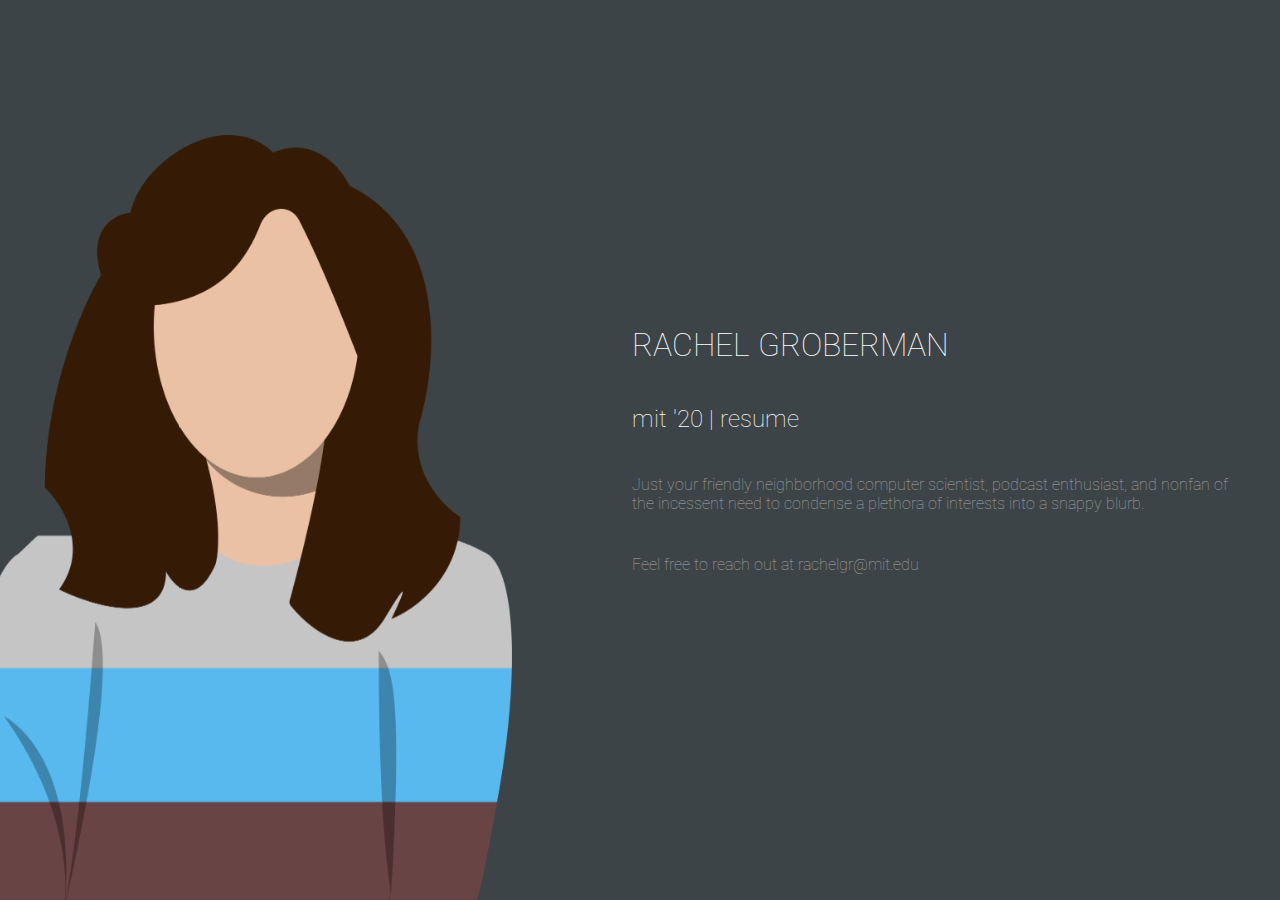
<file: index.html>
<!DOCTYPE html>
<html>
	<head>
	  <title>Rachel Groberman</title>
	  <link rel="stylesheet" type="text/css" href="style.css">
	  <link href="https://fonts.googleapis.com/css?family=Roboto" rel="stylesheet">
	</head>
  

	<body>
	  <div class="wrapper">
	    <div class="left">
	      <img class="profile-picture" src="avatar.png" width="450"/>
	    </div>
	    
	    <div class="right">
	      <p class="bio">
	      	<h1>RACHEL GROBERMAN</h1>
	      	<h2>mit '20 | <a href= "resume.pdf" target = "_blank" class="one">resume</a></h2>
	        <h4 class= "blurb">
	        	Just your friendly neighborhood computer scientist, <a href= "./podcasts.html" class = "two">podcast enthusiast</a>, and nonfan of the incessent need to condense a plethora of interests into a snappy blurb.
	        </h4>
	        <h4>
	        	Feel free to reach out at <a href= "mailto:rachelgr@mit.edu" class = "two">rachelgr@mit.edu </a>
	        </h4>
	      </p>
	    </div>
	  </div>
	 <!--  <div class="footer">
	  	<p> developed and designed with ♥ by rachel groberman </p>
	  </div> -->
	</body>
</html>
</file>
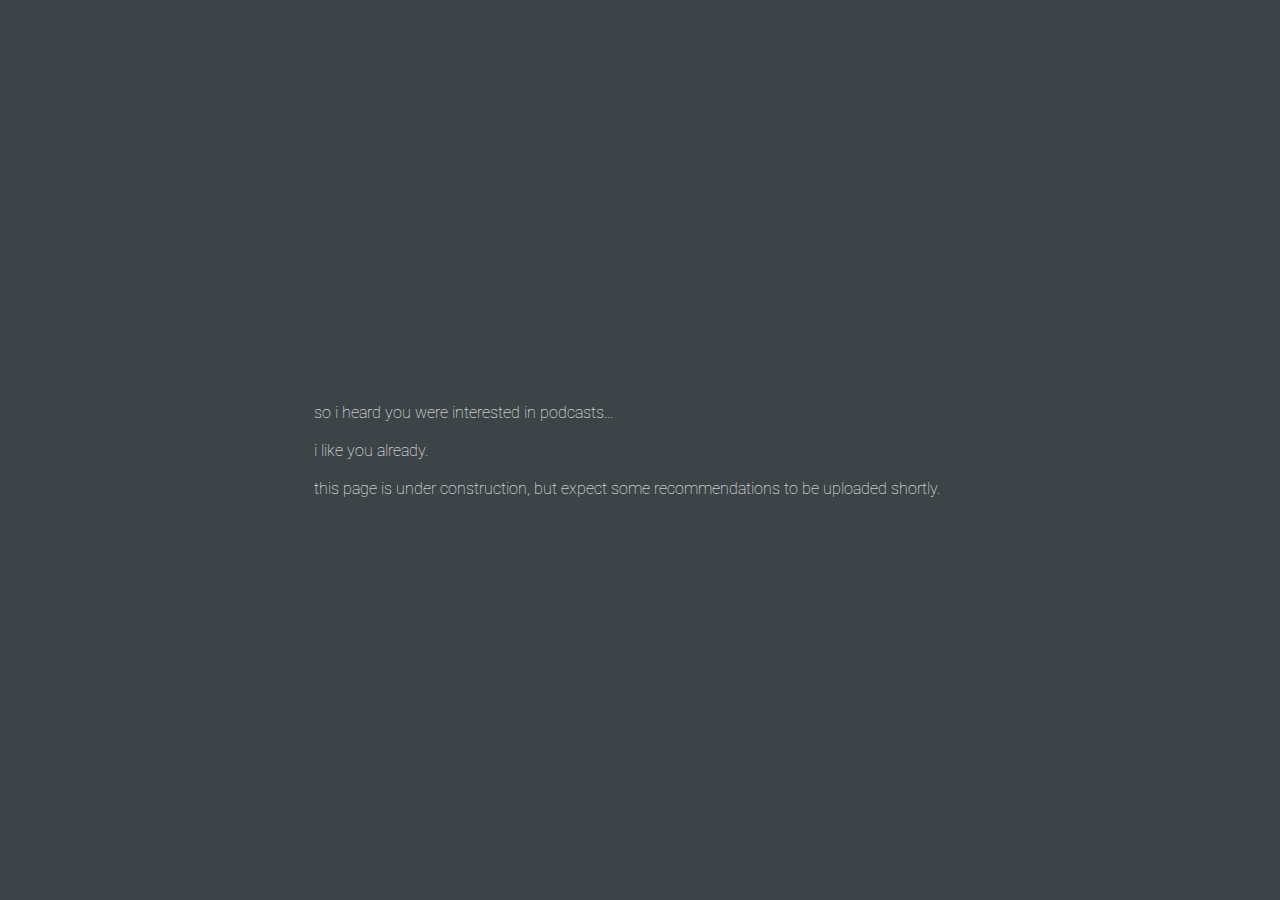
<file: podcasts.html>
<!DOCTYPE html>
<html>
	<head>
	  <title>Podcast Recommendations</title>
	  <link rel="stylesheet" type="text/css" href="style.css">
	  <link href="https://fonts.googleapis.com/css?family=Roboto" rel="stylesheet">
	</head>
  

	<body>
		<p class = "temp">
			so i heard you were interested in podcasts... 
			</br>
			</br>
			i like you already. 
			</br> 
			</br>
			this page is under construction, but expect some recommendations to be uploaded shortly.
		</p>

	</body>
</html>
</file>
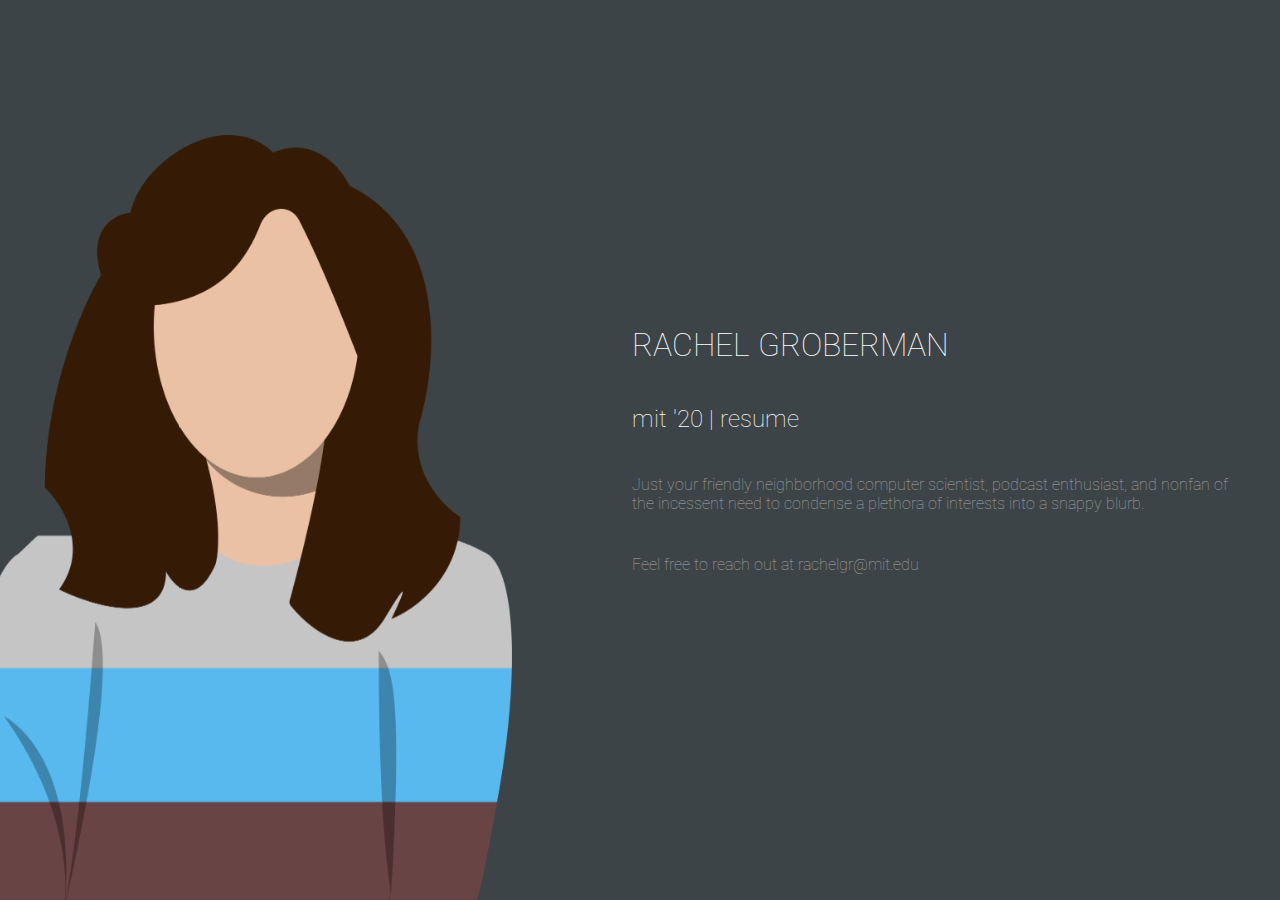
<file: rg.html>
<!DOCTYPE html>
<html>
	<head>
	  <title>Rachel Groberman</title>
	  <link rel="stylesheet" type="text/css" href="style.css">
	  <link href="https://fonts.googleapis.com/css?family=Roboto" rel="stylesheet">
	</head>
  

	<body>
	  <div class="wrapper">
	    <div class="left">
	      <img class="profile-picture" src="avatar.png" width="450"/>
	    </div>
	    
	    <div class="right">
	      <p class="bio">
	      	<h1>RACHEL GROBERMAN</h1>
	      	<h2>mit '20 | <a href= "resume.pdf" target = "_blank" class="one">resume</a></h2>
	        <h4>
	        	Just your friendly neighborhood computer scientist, <a href= "./podcasts.html" class = "two">podcast enthusiast</a>, and nonfan of the incessent need to condense a plethora of interests into a snappy blurb.
	        </h4>
	        <h4>
	        	Feel free to reach out at <a href= "mailto:rachelgr@mit.edu" class = "two">rachelgr@mit.edu </a>
	        </h4>
	      </p>
	    </div>
	  </div>
	 <!--  <div class="footer">
	  	<p> developed and designed with ♥ by rachel groberman </p>
	  </div> -->
	</body>
</html>
</file>
<file: style.css>
html, body {
  display: flex;
  align-items: center;
  justify-content: center;
  height: 100%;
  width: 98%;
  margin: 0px;
  padding: 0px;
  background-color: #3D4447;

  font-family: 'Roboto', sans-serif;
  font-weight: 100;
}


.wrapper {
  
  display: flex;
  flex-direction: row;
/*  height: 100%;*/
  width: 100%;
}


.profile-picture {
  width: auto;
  height: 85%;
  width: auto\9; /* ie8 */

  position: fixed;
  bottom: 0px;
  right: 60%;



}

.left, .right {
  background-color: #3D4447;
  
  margin: 5px;
  max-width: 50%;
  flex: 1;
  display: flex;
  flex-direction: column;
  justify-content: center;
}


h1 {
  font-family: 'Roboto', sans-serif;
  font-weight: 100;
  /*font-style: bold;*/
  color: white;
}

h2 {
  font-family: 'Roboto', sans-serif;
  font-weight: 100;
  color: white;
}

h4 {
  font-family: 'Roboto', sans-serif;
  font-weight: 100;
  color: #A7A7A7;
}

a.one:link {
  text-decoration: none;
  color: white;
}

a.one:visited {
  text-decoration: none;
  color: white;
}

a.one:hover {
  text-decoration: none;
  color: #2FB9F1;
}

a.one:active {
  text-decoration: none;
  color: white;
}

a.two:link {
  text-decoration: none;
  color: #A7A7A7;
}

a.two:visited {
  text-decoration: none;
  color: #A7A7A7;
}

a.two:hover {
  text-decoration: none;
  color: #2FB9F1;
}

a.two:active {
  text-decoration: none;
  color: #A7A7A7;
}

.footer {
  position: fixed;
  left: 0;
  bottom: 0;
  width: 100%;
  color: #A7A7A7;
  text-align: right;
}

.temp {
  font-family: 'Roboto', sans-serif;
  font-weight: 100;
  color: white;
  justify-content: center;

}


@media only screen and (max-width: 600px) {
  .profile-picture {
    /*display: none;*/
    left: -50%;
  }

  .blurb {
    display: none;
  }

}
</file>
